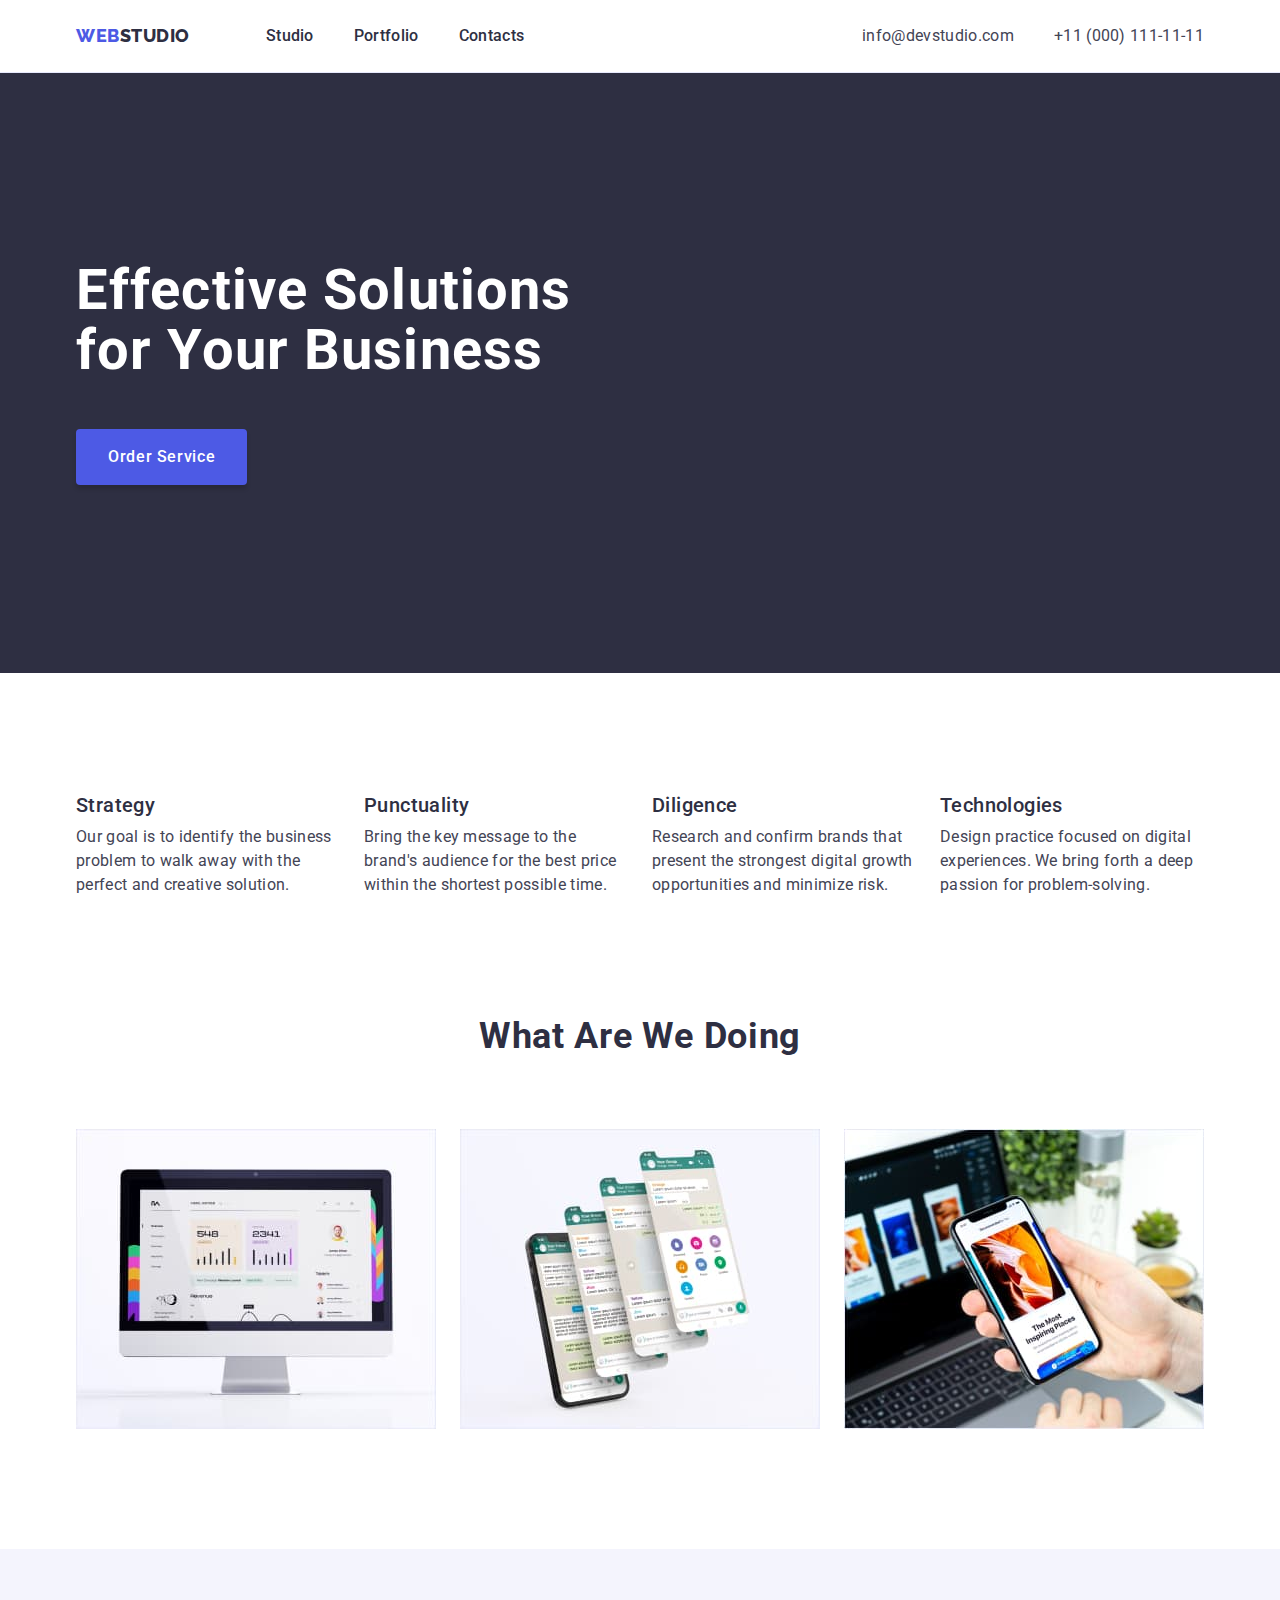
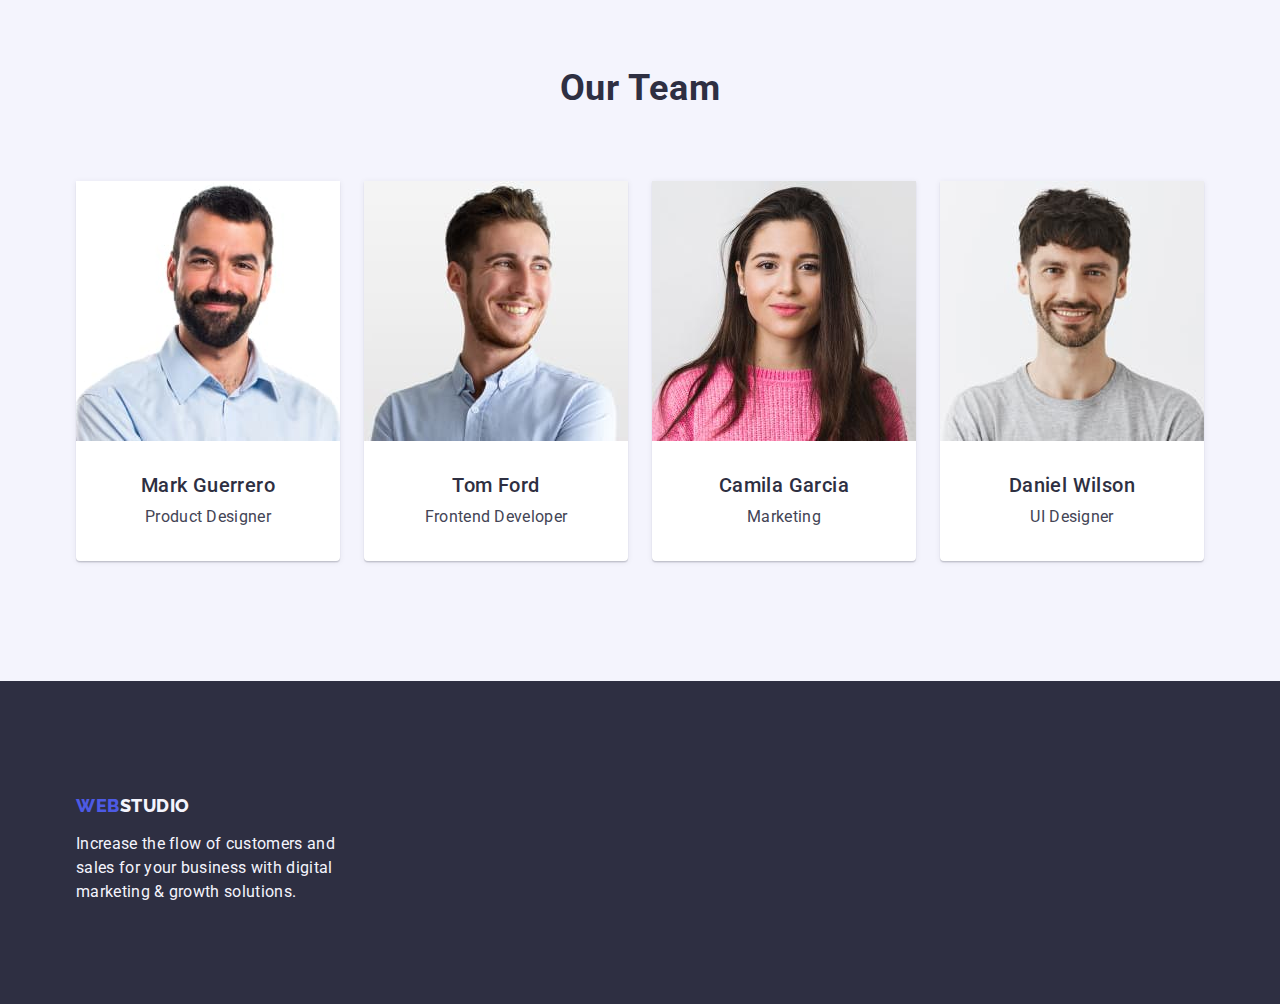
<file: index.html>
<!DOCTYPE html>
<html lang="en">
  <head>
    <meta charset="UTF-8" />
    <meta name="viewport" content="width=device-width, initial-scale=1.0" />
    <title>Document</title>
    <link rel="preconnect" href="https://fonts.googleapis.com" />
    <link rel="preconnect" href="https://fonts.gstatic.com" crossorigin />
    <link
      href="https://fonts.googleapis.com/css2?family=Montserrat:wght@500;700&family=Raleway:wght@800&family=Roboto:wght@400;500;700&display=swap"
      rel="stylesheet"
    />
    <link
    rel="stylesheet"
    href="https://cdnjs.cloudflare.com/ajax/libs/modern-normalize/1.0.0/modern-normalize.min.css"
  />
    <link rel="stylesheet" href="./css/styles.css" />
   
  </head>

  <body class="page">

    <header class="page-header">
      <div class="container header-container">
      <nav class="header-nav">
        <a class="logo link" href="./index.html"
          >WEB<span class="studio">Studio</span></a
        >
        <ul class="list site-nav">
          <li><a class="link" href="./index.html">Studio</a></li>
          <li><a class="link" href="./portfolio.html">Portfolio</a></li>
          <li><a class="link" href="">Contacts</a></li>
        </ul>
      </nav>
      <address class="address">
        <ul class="list auth-nav">
          <li>
            <a class="link" href="mailto:info@devstudio.com"
              >info@devstudio.com</a
            >
          </li>
          <li>
            <a class="link" href="tel:+110001111111">+11 (000) 111-11-11</a>
          </li>
        </ul>
      </address>
     </div>
    </header>

    <main>

      <section class="hero">
        <div class="container">
          <h1 class="hero-title">Effective Solutions for Your Business</h1>
        <button class="hero-button" type="button">Order Service</button>
      </div>
      </section>

      <section class="features section">
        <div class="container">
        <h2 class="features-title visually-hidden">Features</h2>
        <ul class="list features-list">
          <li class="features-item">
            <h3 class="title">Strategy</h3>
            <p class="features-description">
              Our goal is to identify the business problem to walk away with the
              perfect and creative solution.
            </p>
          </li>
          <li class="features-item">
            <h3 class="title">Punctuality</h3>
            <p class="features-description">
              Bring the key message to the brand's audience for the best price
              within the shortest possible time.
            </p>
          </li>
          <li class="features-item">
            <h3 class="title">Diligence</h3>
            <p class="features-description">
              Research and confirm brands that present the strongest digital
              growth opportunities and minimize risk.
            </p>
          </li>
          <li class="features-item">
            <h3 class="title">Technologies</h3>
            <p class="features-description">
              Design practice focused on digital experiences. We bring forth a
              deep passion for problem-solving.
            </p>
          </li>
        </ul>
      </div>
      </section>

      <section class="products section">
        <div class="container">
        <h2 class="products-title">What are we doing</h2>
        <ul class="list products-list">
          <li class="products-item">
            <img
              src="./images/img1.jpg"
              alt="Photo digital"
              width="360"
              height="300"
            />
          </li>
          <li class="products-item">
            <img
              src="./images/img2.jpg"
              alt="Photo digital"
              width="360"
              height="300"
            />
          </li>
          <li class="products-item">
            <img
              src="./images/img3.jpg"
              alt="Photo digital"
              width="360"
              height="300"
            />
          </li>
        </ul>
      </div>
      </section>

      <section class="team section">
        <div class="container">
        <h2 class="team-title">Our Team</h2>
        <ul class="list team-list">
          <li class="team-item">
            <img
              src="./images/mark-guerrero.jpg"
              alt="Photo team"
              width="264"
              height="260"
            />
            <div class="team-container">
              <h3 class="team-name">Mark Guerrero</h3>
              <p class="team-position">Product Designer</p>
            </div>
  
          </li>
          <li class="team-item">
            <img
              src="./images/tom-ford.jpg"
              alt="Photo team"
              width="264"
              height="260"
            />
            <div class="team-container">
              <h3 class="team-name">Tom Ford</h3>
              <p class="team-position">Frontend Developer</p>
            </div>
            
          </li>
          <li class="team-item">
            <img
              src="./images/camila-garcia.jpg"
              alt="Photo team"
              width="264"
              height="260"
            />
            <div class="team-container">
              <h3 class="team-name">Camila Garcia</h3>
              <p class="team-position">Marketing</p>
            </div>
            
          </li>
          <li class="team-item">
            <img
              src="./images/daniel-wilson.jpg"
              alt="Photo team"
              width="264"
              height="260"
            />
            <div class="team-container"> 
              <h3 class="team-name">Daniel Wilson</h3>
              <p class="team-position">UI Designer</p>
            </div>
           
          </li>
        </ul>
      </div>
      </section>

    </main>

    <footer class="footer">
      <div class="container">
      <a class="logo link" href="./index.html"
        >WEB<span class="studio">Studio</span></a
      >
      <p class="footer-text">
        Increase the flow of customers and sales for your business with digital
        marketing & growth solutions.
      </p>
    </div>
    </footer>

  </body>
</html>
</file>
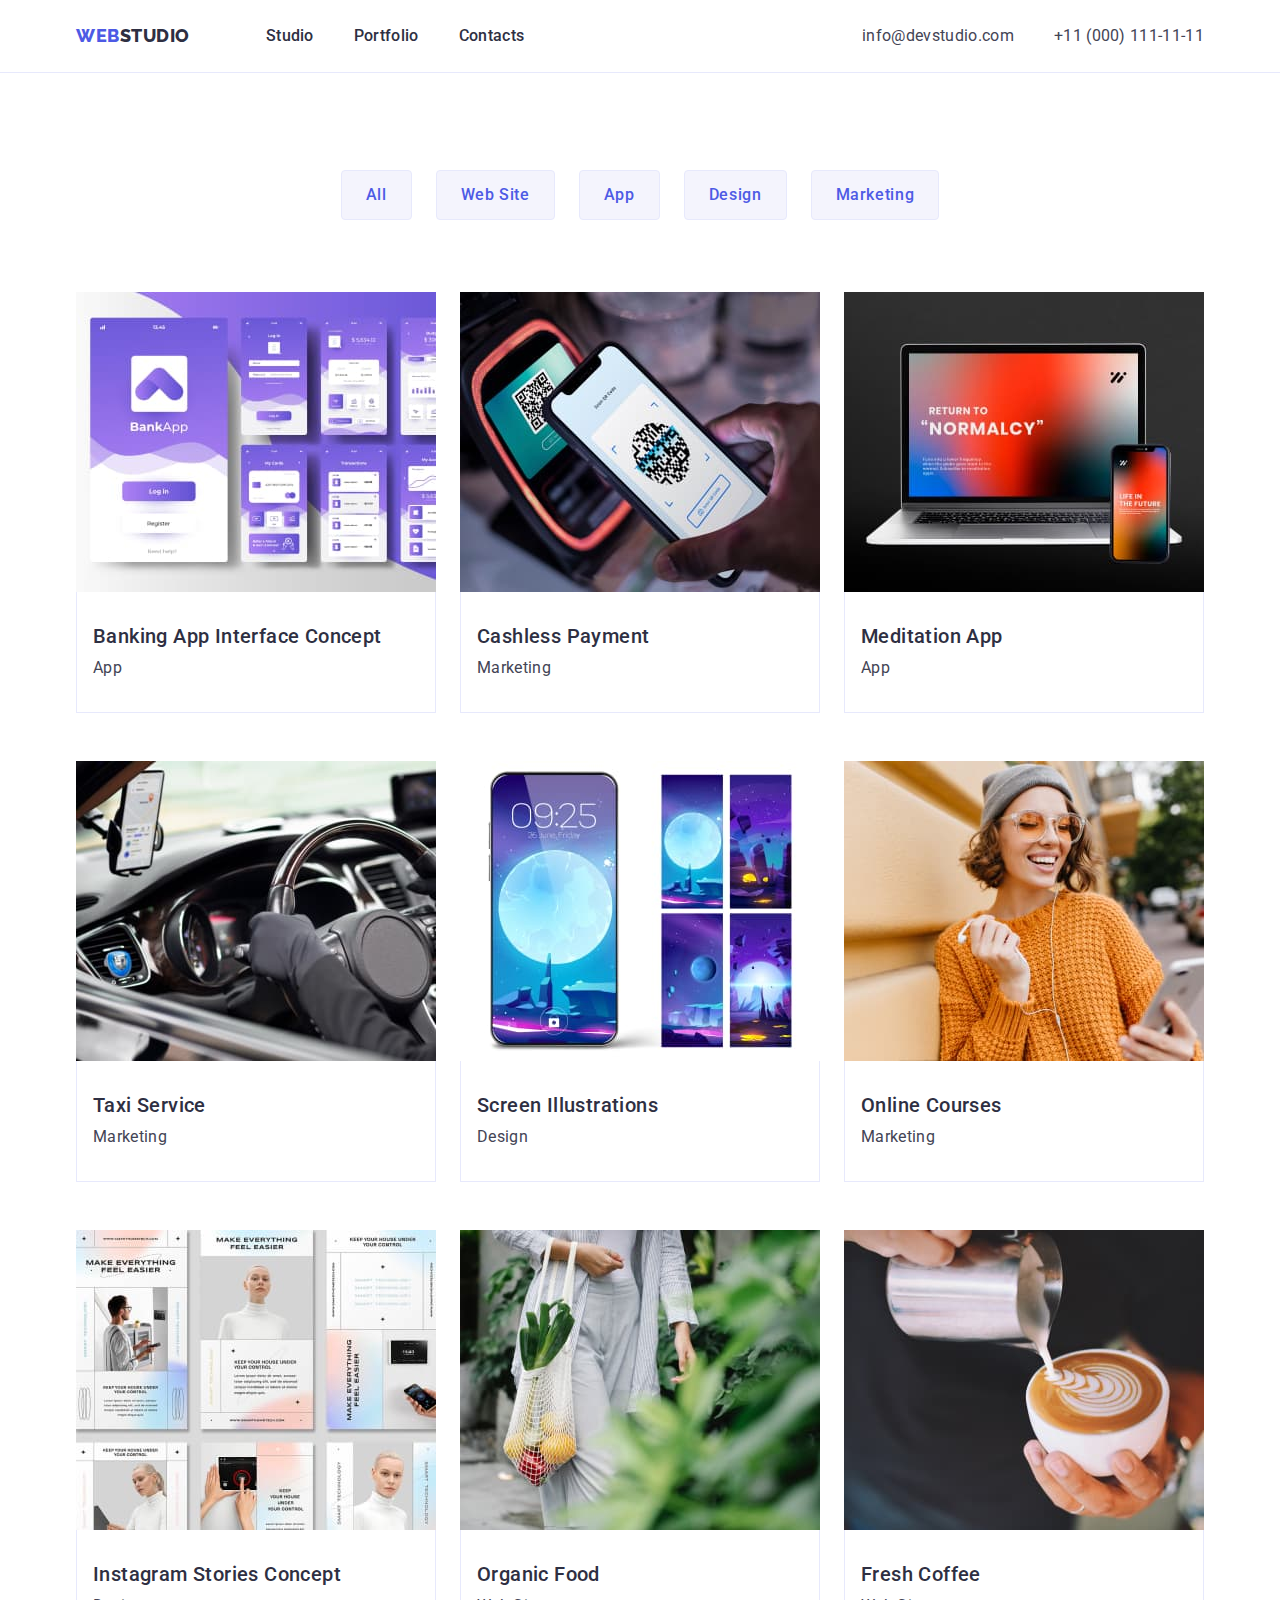
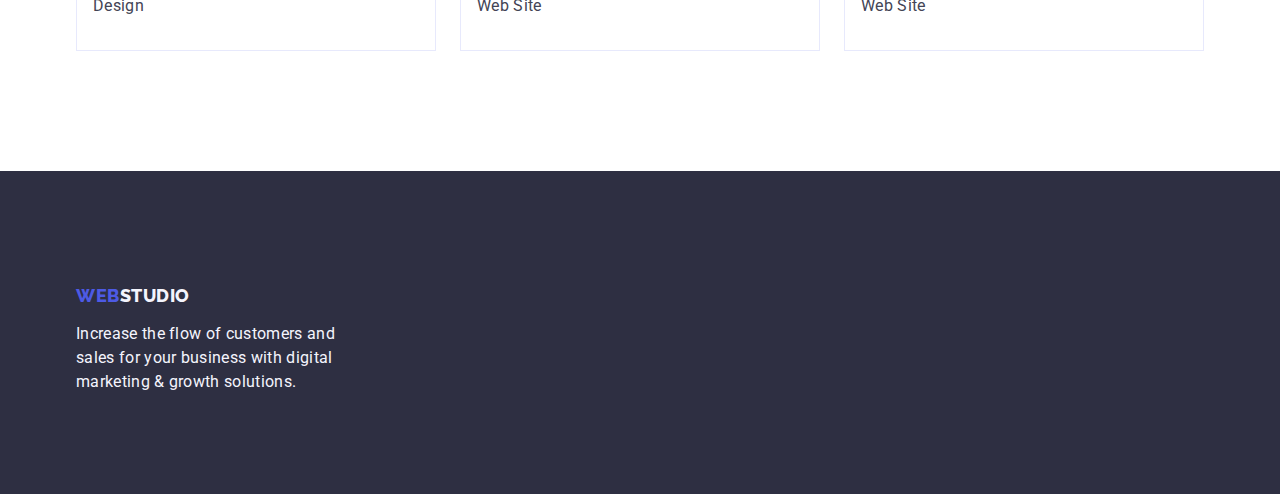
<file: portfolio.html>
<!DOCTYPE html>
<html lang="en">
  <head>
    <meta charset="UTF-8" />
    <meta name="viewport" content="width=device-width, initial-scale=1.0" />
    <title>portfolio</title>
    <link rel="preconnect" href="https://fonts.googleapis.com" />
    <link rel="preconnect" href="https://fonts.gstatic.com" crossorigin />
    <link
      href="https://fonts.googleapis.com/css2?family=Montserrat:wght@500;700&family=Raleway:wght@800&family=Roboto:wght@400;500;700&display=swap"
      rel="stylesheet"
    />
    <link
    rel="stylesheet"
    href="https://cdnjs.cloudflare.com/ajax/libs/modern-normalize/1.0.0/modern-normalize.min.css"
  />
    <link rel="stylesheet" href="./css/styles.css" />

  </head>

  <body>

     <header class="page-header">
      <div class="container header-container">
      <nav class="header-nav">
        <a class="logo link" href="./index.html"
          >WEB<span class="studio">Studio</span></a
        >
        <ul class="list site-nav">
          <li><a class="link" href="./index.html">Studio</a></li>
          <li><a class="link" href="./portfolio.html">Portfolio</a></li>
          <li><a class="link" href="">Contacts</a></li>
        </ul>
      </nav>
      <address class="address">
        <ul class="list auth-nav">
          <li>
            <a class="link" href="mailto:info@devstudio.com"
              >info@devstudio.com</a
            >
          </li>
          <li>
            <a class="link" href="tel:+110001111111">+11 (000) 111-11-11</a>
          </li>
        </ul>
      </address>
     </div>
    </header>

    <main>
      <section class="portfolio section">
        <div class="container"> 
          <h1 class="visually-hidden">Gallery</h1>
          <ul class="list btn-menu">
            <li><button type="button" class="portfolio-buttons">All</button></li>
            <li><button type="button" class="portfolio-buttons">Web Site</button></li>
            <li><button type="button" class="portfolio-buttons">App</button></li>
            <li><button type="button" class="portfolio-buttons">Design</button></li>
            <li><button type="button" class="portfolio-buttons">Marketing</button></li>
          </ul>
  
          <ul class="list portfolio-list">
            <li class="portfolio-item">
              <a href="" class="link">
                <img src="./images/Portfolio/banking-app.jpg" alt="bankapp" width="360"/>
                <div class="portfolio-item-container">
                  <h2 class="portfolio-title">Banking App Interface Concept</h2>
                  <p class="portfolio-text">App</p>
                </div>
              </a>
            </li>
            <li class="portfolio-item">  
              <a href="" class="link">
                <img src="./images/Portfolio/payment.jpg" alt="payment" width="360" />
                <div class="portfolio-item-container">
                  <h2 class="portfolio-title">Cashless Payment</h2>
                  <p class="portfolio-text">Marketing</p></div>
              </a>
            </li>
            <li class="portfolio-item">
              <a href="" class="link">
                <img src="./images/Portfolio/maditation-app.jpg" alt="maditation-app" width="360" />
                <div class="portfolio-item-container">
                  <h2 class="portfolio-title">Meditation App</h2>
                <p class="portfolio-text">App</p>
              </div>
              </a>
            </li>
            <li class="portfolio-item">
              <a href="" class="link">
                <img src="./images/Portfolio/taxi.jpg" alt="taxi" width="360"/>
                <div class="portfolio-item-container"> 
                  <h2 class="portfolio-title">Taxi Service</h2>
                <p class="portfolio-text">Marketing</p>
              </div>
              </a>
            </li>
            <li class="portfolio-item">
              <a href="" class="link">
                <img src="./images/Portfolio/screen-ill.jpg" alt="Illustrations" width="360" />
                <div class="portfolio-item-container"> 
                  <h2 class="portfolio-title">Screen Illustrations</h2>
                <p class="portfolio-text">Design</p>
              </div>
              </a>
            </li>
            <li class="portfolio-item">
              <a href="" class="link">
                <img src="./images/Portfolio/online-courses.jpg" alt="courses" width="360" />
                <div class="portfolio-item-container"> 
                  <h2 class="portfolio-title">Online Courses</h2>
                <p class="portfolio-text">Marketing</p>
              </div>
              </a>
            </li>
            <li class="portfolio-item">
              <a href="" class="link">
                <img src="./images/Portfolio/instagram.jpg" alt="instagram" width="360" />
                <div class="portfolio-item-container"> 
                  <h2 class="portfolio-title">Instagram Stories Concept</h2>
                <p class="portfolio-text">Design</p>
              </div>
              </a>
            </li>
            <li class="portfolio-item">
              <a href="" class="link">
                <img src="./images/Portfolio/organic-food.jpg" alt="food" width="360" />
                <div class="portfolio-item-container">
                 <h2 class="portfolio-title">Organic Food</h2>
                <p class="portfolio-text">Web Site</p>
              </div>
              </a>
            </li>
            <li class="portfolio-item">
              <a href="" class="link">
                <img src="./images/Portfolio/coffee.jpg" alt="coffee" width="360" />
                <div class="portfolio-item-container"> <h2 class="portfolio-title">Fresh Coffee</h2>
                <p class="portfolio-text">Web Site</p>
                </div>
              </a>
            </li>
          </ul>
        </div>
      
      </section>
    </main>

    <footer class="footer">
      <div class="container">
      <a class="logo link" href="./index.html"
        >WEB<span class="studio">Studio</span></a
      >
      <p class="footer-text">
        Increase the flow of customers and sales for your business with digital
        marketing & growth solutions.
      </p>
    </div>
    </footer>

  </body>
</html>
</file>
<file: css/styles.css>
:root {
  --global-font: 'Roboto', sans-serif;
  --second-font: 'Raleway', sans-serif;
  --global-text-color: #434455;
  --second-text-color: #2e2f42;
  --background-color-white: #ffffff;
  --background-clor-grey: #f4f4fd;
  --global-color-blue: #4d5ae5;
  --active-button: #404bbf;
  --portfolio-button: #e7e9fc;
}
/* =========== COMMON ========== */

/* *,
*::before,
*::after{
    box-sizing: inherit;
} */

h1,
h2,
h3,
h4,
p {
  margin: 0;
}

ul,
ol {
  margin: 0;
  padding: 0;
}

body {
  font-family: var(--global-font);
  background-color: var(--background-color-white);
  color: var(--global-text-color);
  font-size: 36px;
  line-height: 1.1;
  letter-spacing: 0.72px;
}

img {
  display: block;
  max-width: 100%;
}

.container {
  max-width: 1158px;
  margin: 0 auto;
  padding: 0 15px;
}

.section {
  padding: 120px 0;
}
/* ============Header============== */

.header-container {
  display: flex;
  justify-content: space-between;
  align-items: center;
}

.page-header {
  border-bottom: 1px solid var(--portfolio-button);
  background: var(--background-color-white);
}

.header-nav {
  display: flex;
  align-items: center;
}

.auth-nav {
  display: flex;
  gap: 40px;
}

.site-nav {
  display: flex;
  gap: 40px;
}

.link {
  display: inline-block;
  padding: 24px 0;

  text-decoration: none;
  color: var(--second-text-color);
  font-size: 16px;
  line-height: 1.5;
  letter-spacing: 0.32px;
}

.site-nav .link {
  font-weight: 500;
}

.site-nav .link:hover,
.site-nav .link:focus {
  color: var(--active-button);
}

.site-nav .link.current {
  color: var(--active-button);
}

.auth-nav .link:hover,
.auth-nav .link:focus,
.auth-nav .link.current {
  color: var(--active-button);
}

.auth-nav .link {
  font-weight: 400;
  color: var(--global-text-color);
}

.list {
  list-style-type: none;
}

.address {
  font-style: normal;
}
/* ============Header=============*/

/* =============Logo=============== */
.logo {
  margin-right: 76px;
  padding: 24px 0;

  font-family: var(--second-font);
  color: var(--global-color-blue);
  font-size: 18px;
  line-height: 1.17;
  letter-spacing: 0.54px;
  font-weight: 800;
  text-transform: uppercase;
}

.studio {
  color: var(--second-text-color);
}

/* ===============Logo============ */

/* ==================== Hero ===================== */
.hero {
  background-color: var(--second-text-color);
  padding: 188px 0;
}

.hero-button {
  display: block;
  padding: 16px 32px;
  border-radius: 4px;
  min-width: 169px;

  box-shadow: 0px 4px 4px 0px rgba(0, 0, 0, 0.15);
  font-family: inherit;
  background-color: var(--global-color-blue);
  color: var(--background-color-white);
  font-size: 16px;
  line-height: 1.5;
  letter-spacing: 0.64px;
  font-weight: 500;
  cursor: pointer;
  border: none;
}

.hero-button:hover,
.hero-button:focus {
  background-color: var(--active-button);
}

.hero-title {
  margin-bottom: 48px;
  max-width: 496px;

  color: var(--background-color-white);
  font-size: 56px;
  line-height: 1.07;
  letter-spacing: 1.12px;
}
/* ===================== Hero =======================*/

.features-title,
.products-title,
.team-title {
  color: var(--second-text-color);
  font-size: 36px;
  line-height: 1.11;
  letter-spacing: 0.72px;
  text-transform: capitalize;
  text-align: center;
  margin-bottom: 72px;
}

/*=================== Features ===================== */
.visually-hidden {
  position: absolute;
  width: 1px;
  height: 1px;
  margin: -1px;
  border: 0;
  padding: 0;

  white-space: nowrap;
  clip-path: inset(100%);
  clip: rect(0 0 0 0);
  overflow: hidden;
}

.features {
  padding: 120px 0;
}

.features .title {
  margin-bottom: 8px;

  color: var(--second-text-color);
  font-size: 20px;
  line-height: 1.2;
  letter-spacing: 0.02em;
  font-weight: 500;
}

.features-description {
  color: var(--global-text-color);
  font-size: 16px;
  line-height: 1.5;
  letter-spacing: 0.32px;
}
.features-list {
  display: flex;
  gap: 24px;
}

.features-item {
  max-width: 264px;
  flex-direction: column;
}
/* ================ Features =========================*/

/* ===================== Products ===================== */

.products {
  padding-top: 0;
  padding-bottom: 120px;
}

.products-list {
  display: flex;
  gap: 24px;
}

/* ====================== Products ==================== */
/* ==================== Team ==========================*/

.team-container {
  padding: 32px 0;
  text-align: center;
}

.team {
  background-color: var(--background-clor-grey);
}

.team-name {
  color: var(--second-text-color);
  font-size: 20px;
  line-height: 1.2;
  letter-spacing: 0.4px;
  font-weight: 500;
  margin-bottom: 8px;
}

.team-position {
  color: var(--global-text-color);
  font-size: 16px;
  line-height: 1.5;
  letter-spacing: 0.32px;
}

.team-item {
  border-radius: 0px 0px 4px 4px;
  background-color: var(--background-color-white);
  box-shadow: 0px 2px 1px 0px rgba(46, 47, 66, 0.08),
    0px 1px 1px 0px rgba(46, 47, 66, 0.16),
    0px 1px 6px 0px rgba(46, 47, 66, 0.08);
}

.team-list {
  display: flex;
  gap: 24px;
}

/* ======================Team ========================*/

/*===================== Footer========================= */
.footer {
  padding-top: 100px;
  padding-bottom: 100px;

  background-color: var(--second-text-color);
}

.footer-text {
  width: 264px;

  color: var(--background-clor-grey);
  font-size: 16px;
  line-height: 1.5;
  letter-spacing: 0.32px;
}

.footer .studio {
  color: var(--background-clor-grey);
}

.footer .logo {
  padding: 0;
  margin-bottom: 16px;
}
/* ===================== Footer ========================*/

/* ===================== Portfolio ==================== */

.portfolio {
  padding-top: 96px;
  padding-bottom: 120px;
}

.portfolio-item .link {
  padding: 0;
}
.btn-menu {
  display: flex;
  justify-content: center;
  gap: 24px;
  margin-bottom: 72px;
}
.portfolio-buttons {
  padding: 12px 24px;
  border-radius: 4px;
  border: 1px solid var(--cornflower, #e7e9fc);

  background-color: var(--background-clor-grey);
  color: var(--global-color-blue);
  font-size: 16px;
  line-height: 1.5;
  letter-spacing: 0.64px;
  font-family: var(--global-font);
  font-weight: 500;
}

.portfolio-buttons:hover,
.portfolio-buttons:focus {
  border: 1px solid transparent;
  background-color: var(--active-button);
  color: var(--background-color-white);
  cursor: pointer;
}

.portfolio-list {
  display: flex;
  flex-wrap: wrap;
  justify-content: center;
  gap: 48px 24px;
}

.portfolio-title {
  color: var(--second-text-color);
  font-size: 20px;
  line-height: 1.2;
  letter-spacing: 0.4px;
  font-weight: 500;
  margin-bottom: 8px;
}

.portfolio-text {
  color: var(--global-text-color);
  font-size: 16px;
  line-height: 1.5;
  letter-spacing: 0.32px;
}

.portfolio-item-container {
  padding: 32px 16px;
  border: 1px solid var(--portfolio-button);
  border-top: none;
}
/* ===================== Portfolio =================== */
</file>
